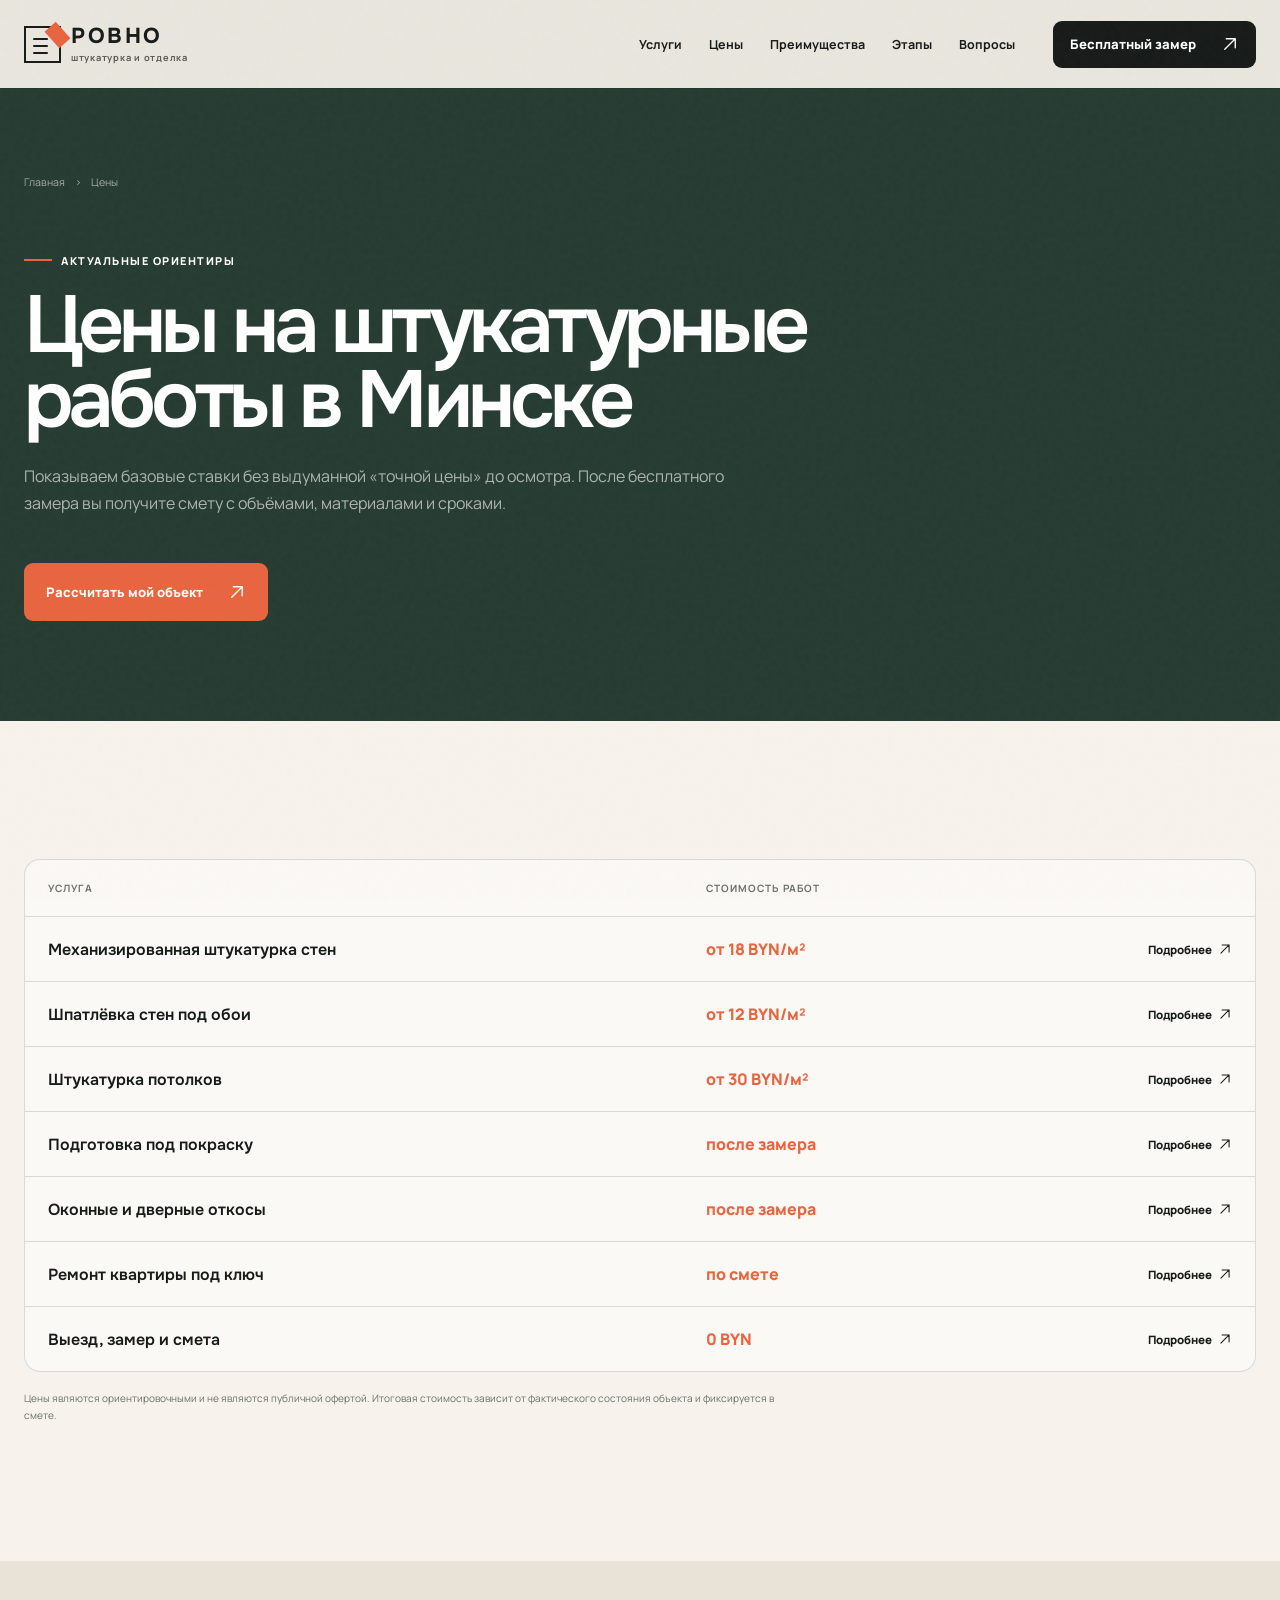
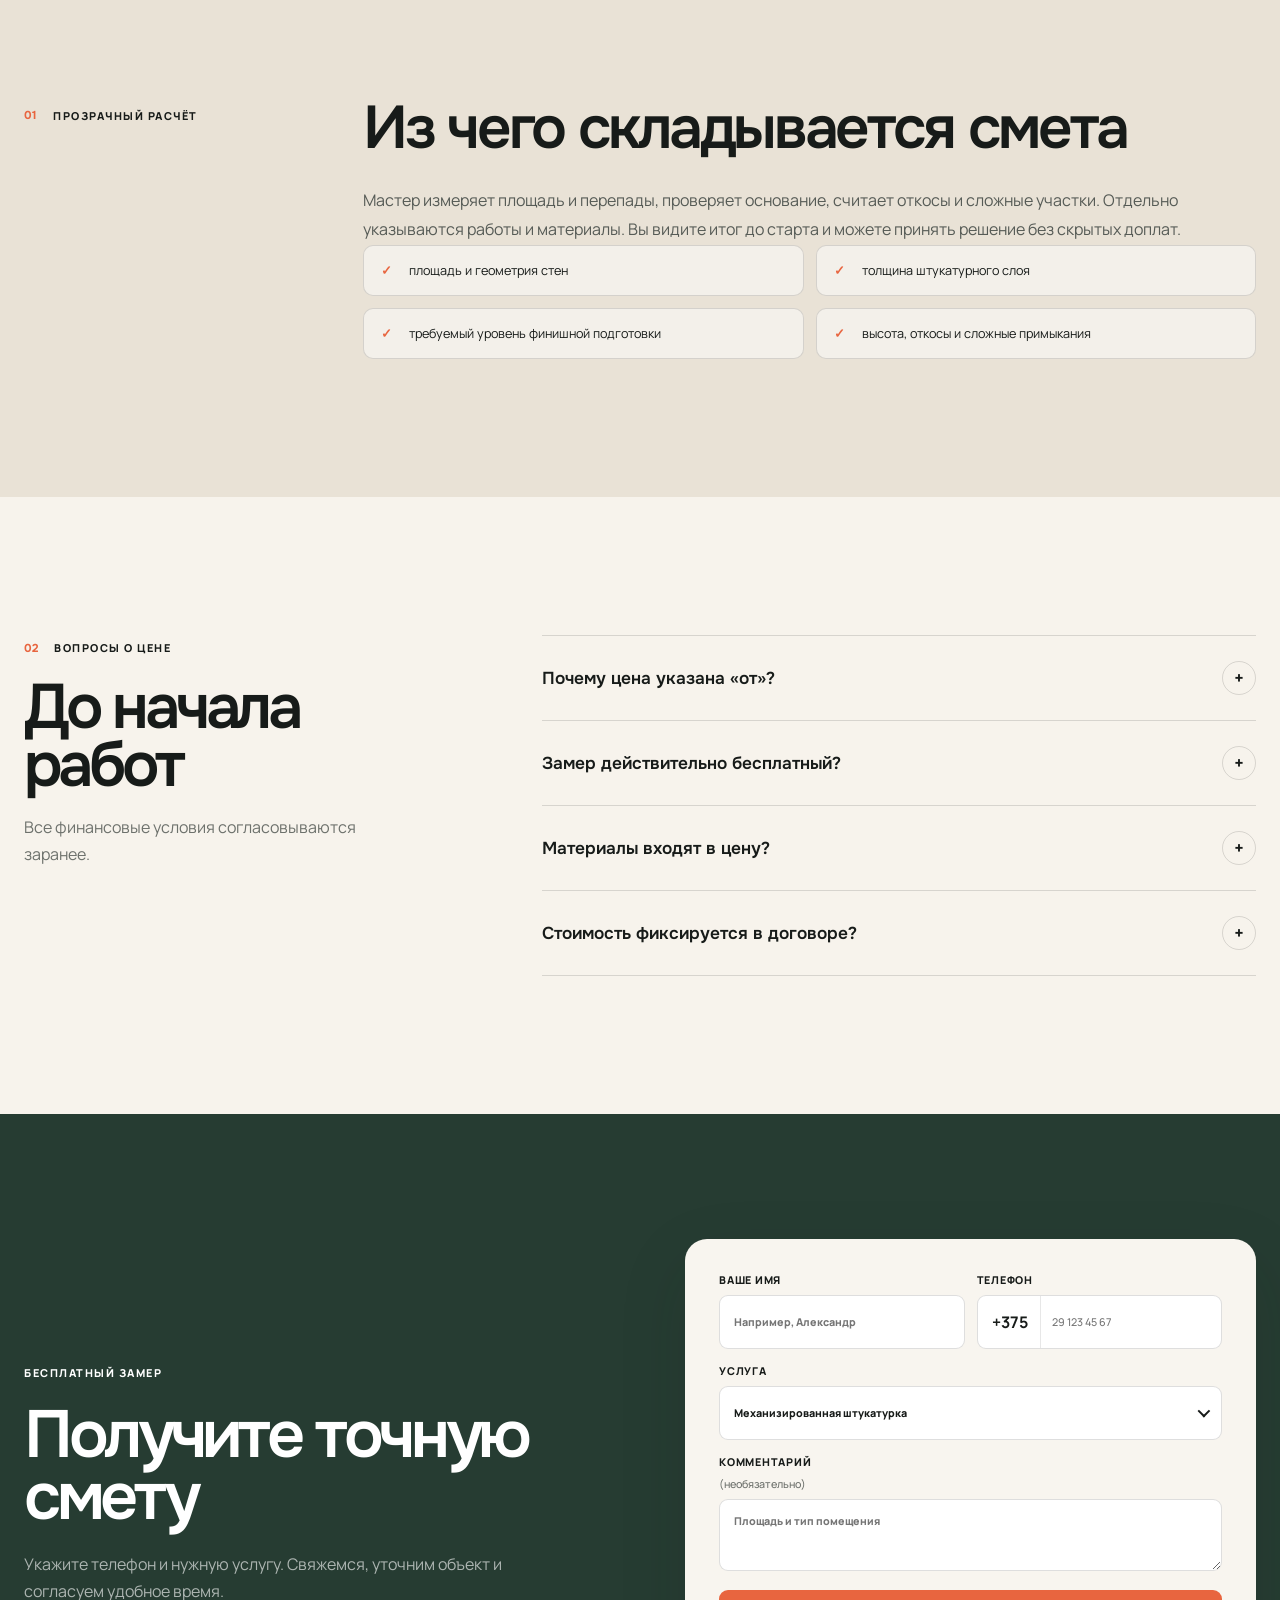
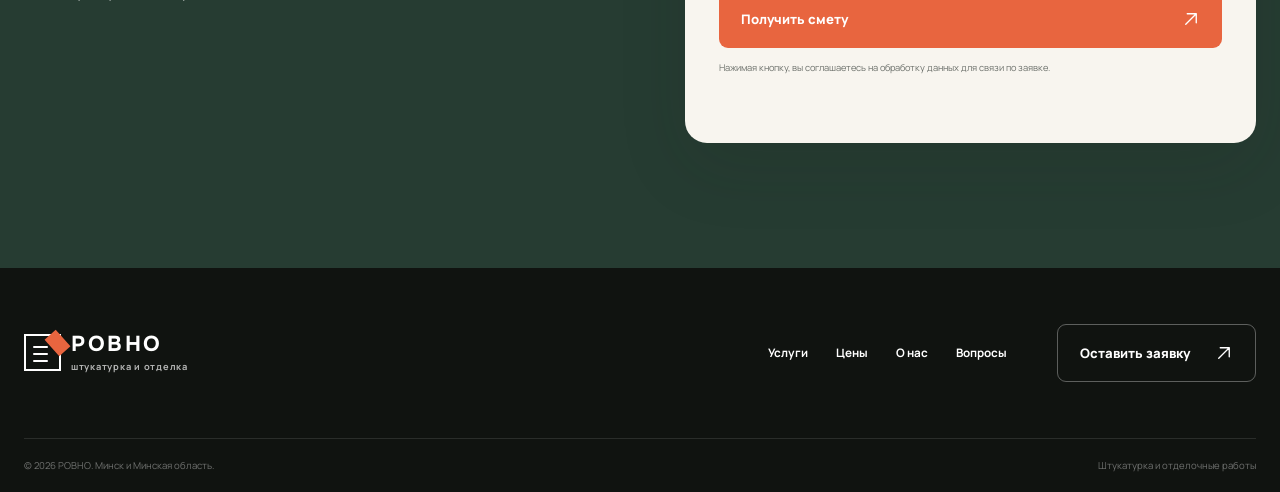
<file: ceny/index.html>
<!doctype html><html lang="ru"><head><meta charset="utf-8"><meta name="viewport" content="width=device-width, initial-scale=1"><title>Цены на штукатурные работы в Минске — прайс 2026 | РОВНО</title><meta name="description" content="Цены на механизированную штукатурку, шпатлёвку стен, потолки и откосы в Минске. Бесплатный замер, прозрачная смета и фиксация стоимости."><meta name="robots" content="index, follow, max-image-preview:large, max-snippet:-1"><link rel="canonical" href="https://rovnosteny.by/ceny/"><link rel="alternate" hreflang="ru-BY" href="https://rovnosteny.by/ceny/"><link rel="icon" href="../favicon.svg" type="image/svg+xml"><meta name="theme-color" content="#f4f0e8"><meta property="og:type" content="website"><meta property="og:title" content="Цены на штукатурные работы в Минске | РОВНО"><meta property="og:description" content="Понятные ориентиры по стоимости и бесплатная точная смета после замера."><meta property="og:url" content="https://rovnosteny.by/ceny/"><link rel="preconnect" href="https://fonts.googleapis.com"><link rel="preconnect" href="https://fonts.gstatic.com" crossorigin><link href="https://fonts.googleapis.com/css2?family=Manrope:wght@400;500;600;700;800&family=Onest:wght@500;600;700&display=swap" rel="stylesheet"><link rel="stylesheet" href="../style.css?v=20261005-2"><script type="application/ld+json">{"@context":"https://schema.org","@graph":[{"@type":"BreadcrumbList","itemListElement":[{"@type":"ListItem","position":1,"name":"Главная","item":"https://rovnosteny.by/"},{"@type":"ListItem","position":2,"name":"Цены","item":"https://rovnosteny.by/ceny/"}]},{"@type":"ItemList","name":"Цены на штукатурные работы","itemListElement":[{"@type":"Offer","position":1,"name":"Механизированная штукатурка стен","price":"18","priceCurrency":"BYN","url":"https://rovnosteny.by/services/mehanizirovannaya-shtukaturka/"},{"@type":"Offer","position":2,"name":"Шпатлёвка стен","price":"12","priceCurrency":"BYN","url":"https://rovnosteny.by/services/shpaklevka-sten/"},{"@type":"Offer","position":3,"name":"Штукатурка потолков","price":"30","priceCurrency":"BYN","url":"https://rovnosteny.by/services/shtukaturka-potolkov/"},{"@type":"Offer","position":4,"name":"Ремонт квартиры под ключ","priceCurrency":"BYN","description":"Стоимость рассчитывается после замера и согласования состава работ","url":"https://rovnosteny.by/services/remont-pod-klyuch/"}]},{"@type":"FAQPage","mainEntity":[{"@type":"Question","name":"Почему цена указана «от»?","acceptedAnswer":{"@type":"Answer","text":"Базовая ставка применяется к подготовленному основанию и стандартному объёму. Перепады, толстый слой, армирование, откосы и высота помещения влияют на итоговую стоимость."}},{"@type":"Question","name":"Замер действительно бесплатный?","acceptedAnswer":{"@type":"Answer","text":"Да, для объектов в зоне работы выезд, замер и составление сметы выполняются бесплатно. Условия дальнего выезда по Минской области уточняются заранее."}},{"@type":"Question","name":"Материалы входят в цену?","acceptedAnswer":{"@type":"Answer","text":"На странице указаны ориентиры по работам. Материалы рассчитываются отдельно по фактической площади и толщине слоя, чтобы смета была прозрачной."}},{"@type":"Question","name":"Стоимость фиксируется в договоре?","acceptedAnswer":{"@type":"Answer","text":"Да. После осмотра согласовываем объём, сроки и цену. Дополнительные работы возможны только с согласия заказчика."}}]}]}</script></head><body class="inner-page"><div class="noise" aria-hidden="true"></div>
    <header class="header header--solid" data-header><div class="container header__inner"><a class="logo" href="../"><span class="logo__mark logo__mark--css" aria-hidden="true"><i></i><b></b></span><span class="logo__text"><strong>РОВНО</strong><small>штукатурка и отделка</small></span></a><nav class="nav"><a href="../#services">Услуги</a><a href="./">Цены</a><a href="../#benefits">Преимущества</a><a href="../#process">Этапы</a><a href="#faq">Вопросы</a></nav><a class="button button--small" href="#contact">Бесплатный замер <span class="icon" aria-hidden="true"></span></a><button class="menu" type="button" aria-label="Открыть меню" aria-expanded="false" data-menu><span></span><span></span></button></div><div class="mobile-nav" data-mobile-nav><a href="../#services">Услуги</a><a href="./">Цены</a><a href="#faq">Вопросы</a><a class="button" href="#contact">Получить расчёт <span class="icon" aria-hidden="true"></span></a></div></header>
    <main><section class="prices-hero"><div class="container"><nav class="breadcrumbs"><a href="../">Главная</a><span>›</span><span>Цены</span></nav><div class="eyebrow"><span></span> Актуальные ориентиры</div><h1>Цены на штукатурные работы в Минске</h1><p>Показываем базовые ставки без выдуманной «точной цены» до осмотра. После бесплатного замера вы получите смету с объёмами, материалами и сроками.</p><a class="button button--accent" href="#contact" data-cta="prices">Рассчитать мой объект <span class="icon" aria-hidden="true"></span></a></div></section>
    <section class="section"><div class="container"><div class="price-table-wrap"><table class="price-table"><thead><tr><th>Услуга</th><th>Стоимость работ</th><th></th></tr></thead><tbody><tr><td><a href='../services/mehanizirovannaya-shtukaturka/'>Механизированная штукатурка стен</a></td><td>от 18 BYN/м²</td><td><a href='../services/mehanizirovannaya-shtukaturka/'>Подробнее <span class='icon' aria-hidden='true'></span></a></td></tr><tr><td><a href='../services/shpaklevka-sten/'>Шпатлёвка стен под обои</a></td><td>от 12 BYN/м²</td><td><a href='../services/shpaklevka-sten/'>Подробнее <span class='icon' aria-hidden='true'></span></a></td></tr><tr><td><a href='../services/shtukaturka-potolkov/'>Штукатурка потолков</a></td><td>от 30 BYN/м²</td><td><a href='../services/shtukaturka-potolkov/'>Подробнее <span class='icon' aria-hidden='true'></span></a></td></tr><tr><td><a href='../services/podgotovka-pod-otdelku/'>Подготовка под покраску</a></td><td>после замера</td><td><a href='../services/podgotovka-pod-otdelku/'>Подробнее <span class='icon' aria-hidden='true'></span></a></td></tr><tr><td><a href='../services/shtukaturka-potolkov/'>Оконные и дверные откосы</a></td><td>после замера</td><td><a href='../services/shtukaturka-potolkov/'>Подробнее <span class='icon' aria-hidden='true'></span></a></td></tr><tr><td><a href='../services/remont-pod-klyuch/'>Ремонт квартиры под ключ</a></td><td>по смете</td><td><a href='../services/remont-pod-klyuch/'>Подробнее <span class='icon' aria-hidden='true'></span></a></td></tr><tr><td><a href='#contact'>Выезд, замер и смета</a></td><td>0 BYN</td><td><a href='#contact'>Подробнее <span class='icon' aria-hidden='true'></span></a></td></tr></tbody></table></div><p class="table-note">Цены являются ориентировочными и не являются публичной офертой. Итоговая стоимость зависит от фактического состояния объекта и фиксируется в смете.</p></div></section>
    <section class="section price-factors"><div class="container content-grid"><div><span class="section-num">01</span><span class="eyebrow">Прозрачный расчёт</span></div><article class="seo-copy"><h2>Из чего складывается смета</h2><p>Мастер измеряет площадь и перепады, проверяет основание, считает откосы и сложные участки. Отдельно указываются работы и материалы. Вы видите итог до старта и можете принять решение без скрытых доплат.</p><ul class="check-list"><li>площадь и геометрия стен</li><li>толщина штукатурного слоя</li><li>требуемый уровень финишной подготовки</li><li>высота, откосы и сложные примыкания</li></ul></article></div></section>
    <section class="section faq" id="faq"><div class="container faq__grid"><div class="faq__title reveal"><span class="section-num">02</span><span class="eyebrow">Вопросы о цене</span><h2>До начала работ</h2><p>Все финансовые условия согласовываются заранее.</p></div><div class="accordion"><details class='reveal'><summary>Почему цена указана «от»?<span>+</span></summary><p>Базовая ставка применяется к подготовленному основанию и стандартному объёму. Перепады, толстый слой, армирование, откосы и высота помещения влияют на итоговую стоимость.</p></details><details class='reveal'><summary>Замер действительно бесплатный?<span>+</span></summary><p>Да, для объектов в зоне работы выезд, замер и составление сметы выполняются бесплатно. Условия дальнего выезда по Минской области уточняются заранее.</p></details><details class='reveal'><summary>Материалы входят в цену?<span>+</span></summary><p>На странице указаны ориентиры по работам. Материалы рассчитываются отдельно по фактической площади и толщине слоя, чтобы смета была прозрачной.</p></details><details class='reveal'><summary>Стоимость фиксируется в договоре?<span>+</span></summary><p>Да. После осмотра согласовываем объём, сроки и цену. Дополнительные работы возможны только с согласия заказчика.</p></details></div></div></section>
    <section class="contact" id="contact"><div class="container contact__grid"><div class="contact__copy reveal"><span class="eyebrow">Бесплатный замер</span><h2>Получите точную смету</h2><p>Укажите телефон и нужную услугу. Свяжемся, уточним объект и согласуем удобное время.</p></div><form class="form reveal" data-lead-form novalidate><div class="form__row"><label>Ваше имя<input name="name" placeholder="Например, Александр" minlength="2" maxlength="60" required></label><label>Телефон<input type="tel" name="phone" placeholder="+375 (__) ___-__-__" maxlength="30" inputmode="tel" required></label></div><label>Услуга<select name="service"><option>Механизированная штукатурка</option><option>Шпатлёвка стен</option><option>Штукатурка потолков</option><option>Комплексная подготовка</option><option>Ремонт квартиры под ключ</option></select></label><label>Комментарий <span>(необязательно)</span><textarea name="message" rows="3" maxlength="500" placeholder="Площадь и тип помещения"></textarea></label><input class="form__trap" name="website" tabindex="-1" autocomplete="off"><button class="button button--accent" type="submit">Получить смету <span class="icon" aria-hidden="true"></span></button><p class="form__legal">Нажимая кнопку, вы соглашаетесь на обработку данных для связи по заявке.</p><div class="form__status" data-form-status aria-live="polite"></div></form></div></section></main>
    <footer class="footer"><div class="container footer__top"><a class="logo logo--light" href="../"><span class="logo__mark logo__mark--css" aria-hidden="true"><i></i><b></b></span><span class="logo__text"><strong>РОВНО</strong><small>штукатурка и отделка</small></span></a><div class="footer__links"><a href="../#services">Услуги</a><a href="./">Цены</a><a href="../#benefits">О нас</a><a href="#faq">Вопросы</a></div><a class="button button--outline" href="#contact">Оставить заявку <span class="icon" aria-hidden="true"></span></a></div><div class="container footer__bottom"><span>© 2026 РОВНО. Минск и Минская область.</span><span>Штукатурка и отделочные работы</span></div></footer><a class="mobile-cta" href="#contact" aria-label="Рассчитать стоимость работ">Рассчитать стоимость <span class="icon" aria-hidden="true"></span></a><script src="../analytics.js?v=20261006-1" defer></script><script src="../script.js?v=20261006-1" defer></script></body></html>
</file>
<file: style.css>
:root {
  --paper: #f4f0e8;
  --paper-2: #e9e2d6;
  --ink: #171b19;
  --muted: #6d716c;
  --accent: #e8653f;
  --accent-dark: #c84b2a;
  --green: #263c32;
  --line: rgba(23,27,25,.14);
  --container: 1240px;
  --radius: 22px;
  --shadow: 0 24px 70px rgba(26,31,28,.12);
}

* { box-sizing: border-box; }
html { scroll-behavior: smooth; scroll-padding-top: 90px; }
body { margin: 0; color: var(--ink); background: var(--paper); font-family: Manrope, sans-serif; overflow-x: hidden; }
body.menu-open { overflow: hidden; }
a { color: inherit; text-decoration: none; }
button, input, select, textarea { font: inherit; }
button { color: inherit; }
img { display: block; width: 100%; }
.container { width: min(calc(100% - 48px), var(--container)); margin-inline: auto; }
.noise { position: fixed; inset: 0; pointer-events: none; opacity: .05; z-index: 20; background-image: url("data:image/svg+xml,%3Csvg viewBox='0 0 180 180' xmlns='http://www.w3.org/2000/svg'%3E%3Cfilter id='n'%3E%3CfeTurbulence type='fractalNoise' baseFrequency='.9' numOctaves='4' stitchTiles='stitch'/%3E%3C/filter%3E%3Crect width='100%25' height='100%25' filter='url(%23n)' opacity='.5'/%3E%3C/svg%3E"); }

.header { position: fixed; inset: 0 0 auto; z-index: 15; color: #fff; transition: background .3s, color .3s, transform .3s, box-shadow .3s; }
.header.is-scrolled { color: var(--ink); background: rgba(244,240,232,.92); backdrop-filter: blur(16px); box-shadow: 0 1px 0 var(--line); }
.header.is-hidden { transform: translateY(-100%); }
.header__inner { height: 88px; display: flex; align-items: center; gap: 38px; }
.logo { display: inline-flex; align-items: center; gap: 10px; flex: 0 0 auto; }
.logo__mark { width: 42px; height: 42px; }
.logo__mark--css { position: relative; display: block; flex: 0 0 auto; width: 37px; height: 37px; border: 2px solid currentColor; }
.logo__mark--css i, .logo__mark--css i::before, .logo__mark--css i::after { position: absolute; left: 7px; width: 15px; height: 2px; border-radius: 2px; background: currentColor; content: ""; }
.logo__mark--css i { top: 10px; }
.logo__mark--css i::before { left: 0; top: 7px; }
.logo__mark--css i::after { left: 0; top: 14px; }
.logo__mark--css b { position: absolute; top: -4px; right: -6px; width: 15px; height: 22px; background: var(--accent); transform: rotate(-42deg); }
.logo__text { display: grid; line-height: 1; }
.logo__text strong { font: 700 1.35rem/1 Onest, sans-serif; letter-spacing: .12em; }
.logo__text small { margin-top: 6px; font-size: .58rem; font-weight: 700; letter-spacing: .08em; opacity: .68; }
.nav { display: flex; align-items: center; gap: 27px; margin-left: auto; }
.nav a { position: relative; font-size: .78rem; font-weight: 700; }
.nav a::after { content: ""; position: absolute; left: 0; right: 100%; bottom: -7px; height: 1px; background: currentColor; transition: right .25s; }
.nav a:hover::after { right: 0; }
.button { display: inline-flex; min-height: 58px; align-items: center; justify-content: space-between; gap: 25px; padding: 0 22px; border: 0; border-radius: 9px; color: #fff; background: var(--ink); font-weight: 800; font-size: .82rem; cursor: pointer; transition: transform .25s, background .25s, box-shadow .25s; }
.button:hover { transform: translateY(-2px); box-shadow: 0 12px 30px rgba(20,24,22,.17); }
.button span { font-size: 1.1rem; }
.icon { display: inline-block; width: 18px; height: 18px; flex: 0 0 18px; background: currentColor; vertical-align: middle; -webkit-mask: url("data:image/svg+xml,%3Csvg xmlns='http://www.w3.org/2000/svg' viewBox='0 0 24 24'%3E%3Cpath d='M5 19 19 5M7 5h12v12' fill='none' stroke='black' stroke-width='1.8' stroke-linecap='round' stroke-linejoin='round'/%3E%3C/svg%3E") center / contain no-repeat; mask: url("data:image/svg+xml,%3Csvg xmlns='http://www.w3.org/2000/svg' viewBox='0 0 24 24'%3E%3Cpath d='M5 19 19 5M7 5h12v12' fill='none' stroke='black' stroke-width='1.8' stroke-linecap='round' stroke-linejoin='round'/%3E%3C/svg%3E") center / contain no-repeat; }
.icon--down { transform: rotate(135deg); }
.icon--right { transform: rotate(45deg); }
.button--small { min-height: 47px; padding-inline: 17px; color: var(--ink); background: #fff; }
.header.is-scrolled .button--small { color: #fff; background: var(--ink); }
.button--accent { background: var(--accent); }
.button--accent:hover { background: var(--accent-dark); }
.button--outline { border: 1px solid rgba(255,255,255,.32); background: transparent; }
.menu { display: none; width: 46px; height: 46px; padding: 0; margin-left: auto; border: 1px solid currentColor; border-radius: 50%; background: transparent; place-content: center; gap: 6px; }
.menu span { display: block; width: 17px; height: 1px; background: currentColor; transition: transform .25s; }
.menu[aria-expanded="true"] span:first-child { transform: translateY(3.5px) rotate(45deg); }
.menu[aria-expanded="true"] span:last-child { transform: translateY(-3.5px) rotate(-45deg); }
.mobile-nav { display: none; }

.hero { position: relative; min-height: 820px; height: 100svh; max-height: 1040px; color: #fff; isolation: isolate; }
.hero__media, .hero__shade { position: absolute; inset: 0; }
.hero__media { z-index: -2; overflow: hidden; background: #333; }
.hero__media img { width: 100%; height: 112%; object-fit: cover; object-position: center; filter: saturate(.66) contrast(1.04); transform: scale(1.02); }
.hero__shade { z-index: -1; background: linear-gradient(90deg, rgba(15,20,17,.92) 0%, rgba(15,20,17,.7) 45%, rgba(15,20,17,.15) 78%), linear-gradient(180deg, rgba(15,20,17,.34), transparent 35%, rgba(15,20,17,.72)); }
.hero__content { position: relative; height: 100%; display: flex; align-items: center; padding-top: 88px; }
.hero__service-label { position: absolute; top: 160px; left: 0; display: flex; align-items: center; gap: 14px; color: rgba(255,255,255,.88); font-size: .82rem; font-weight: 800; letter-spacing: .13em; text-transform: uppercase; }
.hero__service-label-line { display: block; width: 38px; height: 2px; flex: 0 0 auto; background: var(--accent); }
.hero__copy { width: 780px; max-width: 70%; }
.eyebrow { display: inline-flex; align-items: center; gap: 9px; font-size: .68rem; font-weight: 800; letter-spacing: .14em; text-transform: uppercase; }
.eyebrow > span { width: 28px; height: 2px; background: var(--accent); }
.hero h1, .section-head h2, .estimate h2, .faq h2, .contact h2 { margin: 22px 0 26px; font: 600 clamp(3.75rem, 6.5vw, 7rem)/.92 Onest, sans-serif; letter-spacing: -.065em; }
.hero h1 em { color: #f0b79f; font-style: normal; }
.hero__copy > p { max-width: 640px; margin: 0; color: rgba(255,255,255,.73); font-size: 1.04rem; line-height: 1.7; }
.hero__actions { display: flex; align-items: center; gap: 32px; margin-top: 38px; }
.link { display: inline-flex; gap: 12px; align-items: center; padding-block: 10px; border-bottom: 1px solid rgba(255,255,255,.45); font-size: .8rem; font-weight: 800; }
.hero__stats { position: absolute; left: 0; right: 0; bottom: 34px; display: grid; grid-template-columns: repeat(3, 1fr); width: 640px; max-width: 65%; border-top: 1px solid rgba(255,255,255,.28); }
.hero__stats > div { display: flex; gap: 14px; padding: 20px 23px 0 0; align-items: flex-start; }
.hero__stats strong { font: 600 1.75rem/1 Onest, sans-serif; white-space: nowrap; }
.hero__stats span { color: rgba(255,255,255,.59); font-size: .67rem; line-height: 1.45; }
.hero__badge { position: absolute; right: 2%; bottom: 70px; width: 138px; aspect-ratio: 1; color: #fff; }
.hero__badge svg { width: 100%; animation: spin 18s linear infinite; }
.hero__badge text { fill: currentColor; font: 700 10px Manrope, sans-serif; letter-spacing: 2.2px; }
.hero__badge path:last-child { transform-origin: center; animation: spinReverse 18s linear infinite; }
@keyframes spin { to { transform: rotate(360deg); } }
@keyframes spinReverse { to { transform: rotate(-360deg); } }

.trustbar { background: var(--accent); color: #fff; }
.trustbar__inner { min-height: 74px; display: flex; justify-content: space-between; align-items: center; gap: 20px; }
.trustbar span { font-size: .7rem; font-weight: 800; letter-spacing: .07em; text-transform: uppercase; }
.trustbar i { width: 5px; height: 5px; border-radius: 50%; background: rgba(255,255,255,.55); }

.section { padding: 138px 0; }
.section-head { display: grid; grid-template-columns: .7fr 1.45fr .75fr; gap: 45px; align-items: start; margin-bottom: 72px; }
.section-head > div:first-child { display: flex; align-items: center; gap: 17px; padding-top: 7px; }
.section-num { color: var(--accent); font: 700 .72rem Onest, sans-serif; }
.section-head h2 { margin: 0; font-size: clamp(2.9rem, 5.2vw, 5.2rem); }
.section-head > p { margin: 5px 0 0; color: var(--muted); font-size: .9rem; line-height: 1.7; }
.benefits-grid { display: grid; grid-template-columns: repeat(4, 1fr); border-top: 1px solid var(--line); border-left: 1px solid var(--line); }
.benefit { min-height: 315px; display: flex; flex-direction: column; padding: 24px; border-right: 1px solid var(--line); border-bottom: 1px solid var(--line); }
.benefit > span { color: var(--muted); font-size: .62rem; }
.benefit__icon { display: grid; width: 54px; height: 54px; margin: 36px 0 42px; place-items: center; border-radius: 50%; color: var(--accent); background: rgba(232,101,63,.1); font-size: 1.5rem; }
.benefit h3 { margin: auto 0 12px; font: 600 1.27rem Onest, sans-serif; }
.benefit p { margin: 0; color: var(--muted); font-size: .76rem; line-height: 1.65; }

.services { color: #fff; background: var(--green); }
.section-head--light .section-num { color: #f2a88f; }
.section-head--light p { color: rgba(255,255,255,.62); }
.service { display: grid; grid-template-columns: 50px 1fr 180px 58px; gap: 25px; align-items: center; min-height: 145px; border-top: 1px solid rgba(255,255,255,.17); transition: padding .25s, background .25s; }
.service:last-child { border-bottom: 1px solid rgba(255,255,255,.17); }
.service:hover { padding-inline: 18px; background: rgba(255,255,255,.055); }
.service__num { color: rgba(255,255,255,.45); font-size: .65rem; }
.service h3 { margin: 0 0 8px; font: 600 clamp(1.4rem, 2.3vw, 2rem) Onest, sans-serif; letter-spacing: -.035em; }
.service p { max-width: 680px; margin: 0; color: rgba(255,255,255,.55); font-size: .76rem; line-height: 1.55; }
.service strong { color: #f1b09a; font-size: .74rem; text-transform: uppercase; }
.service > a { display: grid; width: 48px; height: 48px; place-items: center; justify-self: end; border: 1px solid rgba(255,255,255,.3); border-radius: 50%; transition: color .25s, background .25s, transform .25s; }
.service > a::before { content: ""; width: 19px; height: 19px; background: currentColor; -webkit-mask: url("data:image/svg+xml,%3Csvg xmlns='http://www.w3.org/2000/svg' viewBox='0 0 24 24'%3E%3Cpath d='M5 19 19 5M7 5h12v12' fill='none' stroke='black' stroke-width='1.8' stroke-linecap='round' stroke-linejoin='round'/%3E%3C/svg%3E") center / contain no-repeat; mask: url("data:image/svg+xml,%3Csvg xmlns='http://www.w3.org/2000/svg' viewBox='0 0 24 24'%3E%3Cpath d='M5 19 19 5M7 5h12v12' fill='none' stroke='black' stroke-width='1.8' stroke-linecap='round' stroke-linejoin='round'/%3E%3C/svg%3E") center / contain no-repeat; }
.service > a:hover { color: var(--ink); background: #fff; transform: rotate(45deg); }

.gallery { display: grid; grid-template-columns: 1.55fr 1fr; grid-template-rows: repeat(2, 330px); gap: 14px; }
.gallery figure { position: relative; margin: 0; overflow: hidden; border-radius: var(--radius); background: #ccc; }
.gallery__large { grid-row: span 2; }
.gallery img { width: 100%; height: 100%; object-fit: cover; transition: transform .7s cubic-bezier(.2,.7,.2,1); }
.gallery figure:hover img { transform: scale(1.035); }
.gallery figcaption { position: absolute; inset: auto 16px 16px; display: grid; gap: 4px; padding: 13px 16px; border: 1px solid rgba(255,255,255,.22); border-radius: 11px; color: #fff; background: rgba(15,20,17,.6); backdrop-filter: blur(12px); }
.gallery figcaption span { font-size: .58rem; letter-spacing: .1em; text-transform: uppercase; opacity: .7; }
.gallery figcaption strong { font-size: .83rem; }
.gallery-note { max-width: 760px; margin: 18px 0 0; color: var(--muted); font-size: .65rem; line-height: 1.55; }

.process { background: var(--paper-2); }
.steps { display: grid; grid-template-columns: repeat(5, 1fr); counter-reset: step; }
.step { position: relative; min-height: 280px; padding: 32px 25px; border-top: 1px solid rgba(23,27,25,.2); border-right: 1px solid rgba(23,27,25,.15); }
.step:first-child { border-left: 1px solid rgba(23,27,25,.15); }
.step > span { display: grid; width: 45px; height: 45px; place-items: center; border-radius: 50%; color: #fff; background: var(--green); font-size: .66rem; }
.step::before { content: ""; position: absolute; top: 54px; left: 70px; right: 0; height: 1px; background: rgba(23,27,25,.22); }
.step:last-child::before { display: none; }
.step h3 { margin: 76px 0 12px; font: 600 1.2rem Onest, sans-serif; }
.step p { margin: 0; color: var(--muted); font-size: .74rem; line-height: 1.65; }

.estimate { padding: 0; color: #fff; background: var(--ink); }
.estimate__grid { display: grid; grid-template-columns: 1.35fr .85fr; min-height: 560px; }
.estimate__copy { padding: 90px 80px 80px 0; border-right: 1px solid rgba(255,255,255,.14); }
.estimate h2 { margin: 19px 0 20px; font-size: clamp(2.8rem, 4.9vw, 5rem); }
.estimate__copy > p { max-width: 650px; color: rgba(255,255,255,.58); line-height: 1.65; }
.estimate__field { margin-top: 54px; }
.estimate__field label { display: block; margin-bottom: 17px; font-size: .68rem; font-weight: 800; text-transform: uppercase; letter-spacing: .1em; }
.estimate__field > div { display: flex; align-items: center; gap: 25px; }
.estimate input[type="range"] { width: 100%; accent-color: var(--accent); }
.estimate output { min-width: 86px; font-weight: 800; }
.estimate__result { display: flex; flex-direction: column; justify-content: center; padding: 80px 0 80px 70px; }
.estimate__result > span { color: rgba(255,255,255,.58); font-size: .71rem; text-transform: uppercase; letter-spacing: .08em; }
.estimate__result strong { margin: 15px 0 10px; color: #f1b09a; font: 600 clamp(2.5rem, 4.5vw, 4.5rem)/1 Onest, sans-serif; letter-spacing: -.055em; }
.estimate__result small { margin-bottom: 35px; color: rgba(255,255,255,.47); line-height: 1.5; }
.estimate__result .button { width: fit-content; }

.faq__grid { display: grid; grid-template-columns: .75fr 1.25fr; gap: 90px; }
.faq__title h2 { margin: 22px 0 20px; font-size: clamp(3rem, 4.9vw, 5.3rem); }
.faq__title > p { max-width: 390px; color: var(--muted); line-height: 1.7; }
.faq__title .section-num { margin-right: 16px; }
.accordion details { border-top: 1px solid var(--line); }
.accordion details:last-child { border-bottom: 1px solid var(--line); }
.accordion summary { display: flex; align-items: center; justify-content: space-between; gap: 20px; padding: 25px 0; font: 600 1.08rem Onest, sans-serif; cursor: pointer; list-style: none; }
.accordion summary::-webkit-details-marker { display: none; }
.accordion summary span { display: grid; width: 34px; height: 34px; flex: 0 0 auto; place-items: center; border: 1px solid var(--line); border-radius: 50%; transition: transform .25s, background .25s; }
.accordion details[open] summary span { color: #fff; background: var(--accent); transform: rotate(45deg); }
.accordion details p { margin: -4px 50px 26px 0; color: var(--muted); font-size: .82rem; line-height: 1.7; }

.contact { padding: 125px 0; color: #fff; background: var(--green); }
.contact__grid { display: grid; grid-template-columns: 1fr 1fr; gap: 90px; align-items: center; }
.contact h2 { margin: 22px 0 24px; font-size: clamp(3rem, 5.2vw, 5.6rem); }
.contact__copy > p { max-width: 560px; color: rgba(255,255,255,.62); line-height: 1.7; }
.contact ul { display: flex; flex-wrap: wrap; gap: 15px 28px; margin: 35px 0 0; padding: 0; list-style: none; }
.contact li { font-size: .69rem; font-weight: 700; }
.contact li::before { content: "✓"; margin-right: 7px; color: #f1b09a; }
.form { padding: 34px; border-radius: var(--radius); color: var(--ink); background: #f8f5ef; box-shadow: var(--shadow); }
.form__row { display: grid; grid-template-columns: 1fr 1fr; gap: 12px; }
.form label { display: grid; gap: 8px; margin-bottom: 15px; font-size: .67rem; font-weight: 800; text-transform: uppercase; letter-spacing: .07em; }
.form label > span { color: var(--muted); font-weight: 500; text-transform: none; letter-spacing: 0; }
.form input, .form select, .form textarea { width: 100%; border: 1px solid rgba(23,27,25,.14); border-radius: 9px; outline: none; color: var(--ink); background: #fff; transition: border .2s, box-shadow .2s; }
.form input, .form select { height: 54px; padding: 0 14px; }
.form textarea { padding: 14px; resize: vertical; }
.form input:focus, .form select:focus, .form textarea:focus { border-color: var(--accent); box-shadow: 0 0 0 3px rgba(232,101,63,.12); }
.form label > .phone-control { display: flex; align-items: center; gap: 0; height: 54px; margin: 0; overflow: hidden; border: 1px solid rgba(23,27,25,.14); border-radius: 9px; color: var(--ink); background: #fff; transition: border .2s, box-shadow .2s; }
.form label > .phone-control:focus-within { border-color: var(--accent); box-shadow: 0 0 0 3px rgba(232,101,63,.12); }
.phone-control__prefix { display: flex; align-items: center; align-self: stretch; padding: 0 12px 0 14px; border-right: 1px solid rgba(23,27,25,.1); color: var(--ink); font-size: 1rem; font-weight: 700; letter-spacing: 0; }
.form .phone-control input { min-width: 0; height: 52px; padding: 0 14px 0 11px; border: 0; border-radius: 0; background: transparent; box-shadow: none; }
.form .phone-control input:focus { border: 0; box-shadow: none; }
.custom-select { position: relative; width: 100%; }
.form .custom-select__native { position: absolute; width: 1px; height: 1px; padding: 0; overflow: hidden; opacity: 0; pointer-events: none; }
.custom-select__trigger { display: flex; align-items: center; justify-content: space-between; gap: 16px; width: 100%; height: 54px; padding: 0 14px; border: 1px solid rgba(23,27,25,.14); border-radius: 9px; color: var(--ink); text-align: left; background: #fff; cursor: pointer; transition: border .2s, box-shadow .2s; }
.custom-select__trigger:focus-visible, .custom-select.is-open .custom-select__trigger { outline: none; border-color: var(--accent); box-shadow: 0 0 0 3px rgba(232,101,63,.12); }
.custom-select__chevron { width: 9px; height: 9px; flex: 0 0 auto; border-right: 2px solid currentColor; border-bottom: 2px solid currentColor; transform: rotate(45deg) translateY(-2px); transition: transform .2s; }
.custom-select.is-open .custom-select__chevron { transform: rotate(225deg) translate(-2px, -2px); }
.custom-select__menu { position: absolute; z-index: 20; top: calc(100% + 7px); left: 0; display: grid; width: 100%; max-height: 260px; padding: 6px; overflow-y: auto; visibility: hidden; border: 1px solid rgba(23,27,25,.12); border-radius: 11px; background: #fff; box-shadow: 0 18px 45px rgba(17,31,25,.18); opacity: 0; transform: translateY(-6px); transition: opacity .18s, transform .18s, visibility .18s; }
.custom-select.is-open .custom-select__menu { visibility: visible; opacity: 1; transform: translateY(0); }
.custom-select__option { width: 100%; padding: 12px 13px; border: 0; border-radius: 7px; color: var(--ink); text-align: left; background: transparent; cursor: pointer; }
.custom-select__option:hover, .custom-select__option:focus-visible { outline: none; background: #f3eee6; }
.custom-select__option[aria-selected="true"] { color: #fff; background: var(--green); }
.form .button { width: 100%; margin-top: 4px; }
.form__legal { margin: 13px 0 0; color: var(--muted); font-size: .58rem; line-height: 1.5; }
.form__status { min-height: 22px; margin-top: 12px; font-size: .72rem; font-weight: 700; }
.form__status.is-success { color: #327352; }
.form__status.is-error { color: #b4432e; }
.form__trap { position: absolute !important; left: -9999px !important; opacity: 0 !important; }

.footer { color: #fff; background: #101310; }
.footer__top { min-height: 170px; display: flex; align-items: center; gap: 50px; }
.logo--light { color: #fff; }
.footer__links { display: flex; gap: 28px; margin-left: auto; font-size: .73rem; font-weight: 700; }
.footer__bottom { display: flex; justify-content: space-between; gap: 25px; padding: 20px 0; border-top: 1px solid rgba(255,255,255,.11); color: rgba(255,255,255,.4); font-size: .6rem; }
.mobile-cta { display: none; transition: opacity .25s, transform .25s; }

/* Service and price landing pages */
.inner-page { background: #f7f3ec; }
.header--solid { color: var(--ink); background: rgba(244,240,232,.95); backdrop-filter: blur(16px); box-shadow: 0 1px 0 var(--line); }
.header--solid .button--small { color: #fff; background: var(--ink); }
.service-hero { position: relative; min-height: 760px; padding-top: 88px; display: grid; align-items: stretch; color: #fff; isolation: isolate; }
.service-hero__media, .service-hero__shade { position: absolute; inset: 88px 0 0; }
.service-hero__media { z-index: -2; overflow: hidden; background: #252a27; }
.service-hero__media img { width: 100%; height: 100%; object-fit: cover; filter: saturate(.65) contrast(1.03); }
.service-hero__shade { z-index: -1; background: linear-gradient(90deg, rgba(13,18,15,.94) 0%, rgba(13,18,15,.73) 52%, rgba(13,18,15,.25) 100%), linear-gradient(180deg, transparent 55%, rgba(13,18,15,.55)); }
.service-hero__content { padding-top: 38px; padding-bottom: 68px; display: flex; flex-direction: column; justify-content: space-between; }
.breadcrumbs { display: flex; align-items: center; flex-wrap: wrap; gap: 10px; color: rgba(255,255,255,.58); font-size: .66rem; }
.breadcrumbs a:hover { color: #fff; }
.service-hero__grid { display: grid; grid-template-columns: 1.4fr .6fr; gap: 80px; align-items: end; }
.service-hero h1, .prices-hero h1 { max-width: 930px; margin: 20px 0 24px; font: 600 clamp(3.5rem, 6.3vw, 6.7rem)/.94 Onest, sans-serif; letter-spacing: -.06em; }
.service-hero__grid > div > p { max-width: 720px; margin: 0; color: rgba(255,255,255,.7); font-size: 1rem; line-height: 1.7; }
.service-price { padding: 28px; border: 1px solid rgba(255,255,255,.22); border-radius: 17px; background: rgba(19,24,21,.56); backdrop-filter: blur(15px); }
.service-price small { display: block; color: rgba(255,255,255,.55); font-size: .61rem; letter-spacing: .12em; }
.service-price strong { display: block; margin: 12px 0 9px; color: #f0ad96; font: 600 clamp(2.1rem, 3vw, 3.2rem)/1 Onest, sans-serif; letter-spacing: -.05em; }
.service-price span { color: rgba(255,255,255,.57); font-size: .7rem; line-height: 1.5; }
.content-section { background: #f7f3ec; }
.content-grid { display: grid; grid-template-columns: .47fr 1.53fr; gap: 65px; }
.content-grid > div:first-child { display: flex; align-items: flex-start; gap: 17px; padding-top: 9px; }
.seo-copy { max-width: 900px; }
.seo-copy h2 { margin: 0 0 28px; font: 600 clamp(2.6rem, 4.7vw, 4.9rem)/.98 Onest, sans-serif; letter-spacing: -.055em; }
.seo-copy h3 { margin: 45px 0 18px; font: 600 1.2rem Onest, sans-serif; }
.seo-copy > p { margin: 0; color: #565b56; font-size: 1rem; line-height: 1.85; }
.check-list { display: grid; grid-template-columns: 1fr 1fr; gap: 12px; margin: 0; padding: 0; list-style: none; }
.check-list li { position: relative; padding: 16px 18px 16px 45px; border: 1px solid var(--line); border-radius: 10px; background: rgba(255,255,255,.48); font-size: .79rem; }
.check-list li::before { content: "✓"; position: absolute; left: 17px; color: var(--accent); font-weight: 800; }
.included { color: #fff; background: var(--green); }
.included .section-num { color: #f1b09a; }
.included .section-head > p { color: rgba(255,255,255,.56); }
.included-list { display: grid; grid-template-columns: 1fr 1fr; margin: 0; padding: 0; list-style: none; border-top: 1px solid rgba(255,255,255,.16); }
.included-list li { display: flex; gap: 25px; align-items: center; min-height: 92px; padding: 19px 25px; border-right: 1px solid rgba(255,255,255,.16); border-bottom: 1px solid rgba(255,255,255,.16); font: 600 .95rem Onest, sans-serif; }
.included-list li:nth-child(even) { border-right: 0; }
.included-list span { color: #f1b09a; font-size: .64rem; }
.price-factors { background: var(--paper-2); }
.price-callout { display: grid; grid-template-columns: auto 1fr auto; gap: 20px; align-items: center; margin-top: 45px; padding: 25px 0; border-top: 1px solid var(--line); border-bottom: 1px solid var(--line); }
.price-callout strong { color: var(--accent); font: 600 2.4rem Onest, sans-serif; letter-spacing: -.05em; }
.price-callout span, .price-callout a { font-size: .7rem; }
.price-callout span { color: var(--muted); }
.price-callout a { font-weight: 800; }
.price-callout a .icon, .price-table a .icon { width: 14px; height: 14px; margin-left: 4px; vertical-align: -.15em; }
.prices-hero { padding: 175px 0 100px; color: #fff; background: var(--green); }
.prices-hero .breadcrumbs { margin-bottom: 55px; }
.prices-hero h1 { max-width: 970px; }
.prices-hero > .container > p { max-width: 700px; color: rgba(255,255,255,.62); font-size: 1rem; line-height: 1.7; }
.prices-hero .button { margin-top: 30px; }
.price-table-wrap { overflow-x: auto; border: 1px solid var(--line); border-radius: 16px; background: rgba(255,255,255,.48); }
.price-table { width: 100%; min-width: 700px; border-collapse: collapse; }
.price-table th, .price-table td { padding: 21px 23px; text-align: left; border-bottom: 1px solid var(--line); }
.price-table tr:last-child td { border-bottom: 0; }
.price-table th { color: var(--muted); font-size: .63rem; letter-spacing: .1em; text-transform: uppercase; }
.price-table td:first-child { font: 600 1rem Onest, sans-serif; }
.price-table td:nth-child(2) { color: var(--accent); font-weight: 800; }
.price-table td:last-child { text-align: right; font-size: .72rem; font-weight: 800; }
.table-note { max-width: 760px; margin: 18px 0 0; color: var(--muted); font-size: .63rem; line-height: 1.6; }
.error-page { min-height: 100svh; display: grid; place-items: center; padding: 40px 24px; text-align: center; }
.error-page > div { display: grid; justify-items: center; max-width: 700px; }
.error-page .logo { margin-bottom: 45px; }
.error-code { color: var(--accent); font: 700 clamp(5rem, 15vw, 10rem)/.8 Onest, sans-serif; letter-spacing: -.08em; }
.error-page h1 { margin: 28px 0 15px; font: 600 clamp(2.3rem, 6vw, 4rem) Onest, sans-serif; letter-spacing: -.05em; }
.error-page p { color: var(--muted); }

.reveal { opacity: 0; transform: translateY(26px); transition: opacity .7s ease, transform .7s cubic-bezier(.2,.7,.2,1); }
.reveal.is-visible { opacity: 1; transform: none; }

@media (max-width: 1100px) {
  .nav { display: none; }
  .header__inner > .button { display: none; }
  .menu { display: grid; }
  .mobile-nav { position: fixed; inset: 88px 0 auto; display: grid; padding: 22px 24px 28px; color: var(--ink); background: rgba(244,240,232,.98); box-shadow: 0 20px 35px rgba(22,27,24,.12); transform: translateY(-130%); transition: transform .35s; }
  .mobile-nav.is-open { transform: none; }
  .mobile-nav > a:not(.button) { padding: 14px 0; border-bottom: 1px solid var(--line); font: 600 1.15rem Onest, sans-serif; }
  .mobile-nav .button { margin-top: 18px; }
  .hero__copy { max-width: 82%; }
  .section-head { grid-template-columns: .58fr 1.42fr; }
  .section-head > p { grid-column: 2; max-width: 650px; }
  .benefits-grid { grid-template-columns: repeat(2, 1fr); }
  .service { grid-template-columns: 42px 1fr 140px 50px; }
  .steps { grid-template-columns: repeat(3, 1fr); }
  .step:nth-child(3)::before { display: none; }
  .step:nth-child(n+4) { border-top: 0; }
  .estimate__copy { padding-right: 50px; }
  .estimate__result { padding-left: 50px; }
  .service-hero__grid { grid-template-columns: 1fr .48fr; gap: 45px; }
  .content-grid { grid-template-columns: .35fr 1.65fr; }
}

@media (max-width: 760px) {
  html { scroll-padding-top: 82px; }
  body { padding-bottom: 76px; }
  body.menu-open { overflow: hidden; }
  .container { width: min(calc(100% - 28px), var(--container)); }
  .header.is-hidden { transform: none; }
  .header__inner { height: 74px; }
  .mobile-nav { inset: 74px 0 auto; max-height: calc(100svh - 74px); overflow-y: auto; padding: 13px 20px 24px; box-shadow: 0 24px 45px rgba(22,27,24,.2); }
  .mobile-nav > a:not(.button) { padding: 17px 0; font-size: 1.05rem; }
  .mobile-nav .button { min-height: 56px; }
  .logo { gap: 8px; }
  .logo__mark, .logo__mark--css { width: 34px; height: 34px; }
  .logo__text strong { font-size: 1.1rem; }
  .logo__text small { margin-top: 4px; font-size: .52rem; }
  .menu { width: 42px; height: 42px; }
  .hero { height: auto; min-height: 0; }
  .hero__content { min-height: 0; display: block; padding-top: 122px; padding-bottom: 34px; }
  .hero__service-label { position: static; gap: 10px; margin-bottom: 35px; font-size: .69rem; line-height: 1.35; letter-spacing: .08em; }
  .hero__service-label-line { width: 25px; }
  .hero__shade { background: linear-gradient(90deg, rgba(15,20,17,.93), rgba(15,20,17,.48)), linear-gradient(180deg, transparent 30%, rgba(15,20,17,.9)); }
  .hero__media img { height: 100%; object-position: 61% center; }
  .hero__copy { max-width: 100%; }
  .eyebrow { font-size: .63rem; letter-spacing: .11em; }
  .hero h1 { margin: 17px 0 19px; font-size: clamp(2.55rem, 11.8vw, 3.65rem); line-height: .96; letter-spacing: -.055em; }
  .hero__copy > p { max-width: 34rem; font-size: .94rem; line-height: 1.6; }
  .hero__actions { align-items: stretch; flex-direction: column; gap: 14px; margin-top: 28px; }
  .hero__actions .button { width: 100%; min-height: 56px; }
  .hero__actions .link { width: 100%; justify-content: center; padding: 10px 0; border: 0; }
  .hero__stats { position: static; width: 100%; max-width: none; margin-top: 31px; grid-template-columns: 1fr 1fr; border: 1px solid rgba(255,255,255,.25); border-radius: 14px; background: rgba(15,20,17,.38); backdrop-filter: blur(10px); }
  .hero__stats > div { min-width: 0; display: grid; gap: 7px; padding: 16px; }
  .hero__stats > div + div { border-left: 1px solid rgba(255,255,255,.18); }
  .hero__stats > div:last-child { display: none; }
  .hero__stats strong { font-size: 1.42rem; }
  .hero__stats span { font-size: .68rem; line-height: 1.4; }
  .hero__badge { display: none; }
  .trustbar { overflow: visible; }
  .trustbar__inner { width: auto; min-height: 0; display: grid; grid-template-columns: 1fr 1fr; gap: 0; padding: 9px 14px; animation: none; }
  .trustbar span { min-height: 48px; display: flex; align-items: center; padding: 9px 10px; font-size: .64rem; line-height: 1.35; letter-spacing: .04em; }
  .trustbar i { display: none; }
  .section { padding: 72px 0; }
  .section-head { grid-template-columns: 1fr; gap: 18px; margin-bottom: 34px; }
  .section-head > div:first-child { padding-top: 0; }
  .section-head > p { grid-column: auto; }
  .section-head h2 { font-size: clamp(2.35rem, 10.4vw, 3.15rem); line-height: .98; }
  .section-head > p { margin-top: 0; font-size: .92rem; line-height: 1.65; }
  .benefits-grid { grid-template-columns: 1fr; }
  .benefit { min-height: 0; padding: 21px; }
  .benefit__icon { width: 48px; height: 48px; margin: 19px 0; }
  .benefit h3 { margin-top: 0; font-size: 1.2rem; }
  .benefit p { font-size: .87rem; line-height: 1.6; }
  .service { grid-template-columns: 28px 1fr 42px; gap: 11px; min-height: 0; padding: 22px 0; }
  .service h3 { margin-bottom: 7px; font-size: 1.32rem; line-height: 1.15; }
  .service p { font-size: .82rem; line-height: 1.55; }
  .service strong { grid-column: 2; font-size: .69rem; }
  .service > a { width: 42px; height: 42px; }
  .service > a { grid-column: 3; grid-row: 1 / span 2; }
  .gallery { grid-template-columns: 1fr; grid-template-rows: 370px 245px 245px; }
  .gallery__large { grid-row: auto; }
  .steps { grid-template-columns: 1fr; }
  .step { min-height: 0; padding: 24px 22px 24px 76px; border-left: 1px solid rgba(23,27,25,.15); border-top: 0; }
  .step:first-child { border-top: 1px solid rgba(23,27,25,.2); }
  .step > span { position: absolute; top: 23px; left: 18px; }
  .step::before { top: 68px; bottom: 0; left: 40px; width: 1px; height: auto; }
  .step h3 { margin: 0 0 8px; }
  .step p { font-size: .84rem; }
  .estimate__grid, .faq__grid, .contact__grid { grid-template-columns: 1fr; }
  .estimate__grid { min-height: 0; }
  .estimate__copy { padding: 65px 0 44px; border-right: 0; border-bottom: 1px solid rgba(255,255,255,.14); }
  .estimate h2 { font-size: clamp(2.35rem, 10.5vw, 3.2rem); }
  .estimate__field { margin-top: 36px; }
  .estimate__result { padding: 44px 0 65px; }
  .estimate__result strong { font-size: clamp(2.25rem, 10vw, 3rem); }
  .estimate__result .button { width: 100%; }
  .faq__grid { gap: 34px; }
  .faq__title h2 { font-size: clamp(2.45rem, 10.8vw, 3.25rem); }
  .accordion summary { padding: 20px 0; font-size: 1rem; line-height: 1.35; }
  .accordion details p { margin-right: 0; font-size: .9rem; }
  .contact { padding: 72px 0 76px; }
  .contact__grid { gap: 34px; }
  .contact h2 { font-size: clamp(2.35rem, 10.4vw, 3.2rem); line-height: .98; }
  .contact__copy > p { font-size: .94rem; }
  .contact ul { gap: 11px 18px; margin-top: 25px; }
  .contact li { font-size: .76rem; }
  .form { padding: 20px; border-radius: 16px; }
  .form__row { grid-template-columns: 1fr; gap: 0; }
  .form label { gap: 7px; margin-bottom: 14px; font-size: .72rem; }
  .form input, .form select, .form textarea { font-size: 16px; }
  .form input, .form select { height: 56px; }
  .form label > .phone-control, .custom-select__trigger { height: 56px; }
  .form .phone-control input { height: 54px; }
  .form textarea { min-height: 102px; }
  .form .button { min-height: 57px; font-size: .88rem; }
  .form__legal { font-size: .66rem; }
  .footer__top { align-items: flex-start; flex-direction: column; gap: 27px; padding: 50px 0; }
  .footer__links { flex-wrap: wrap; margin-left: 0; }
  .footer__top .button { width: 100%; }
  .footer__bottom { flex-direction: column; }
  .service-hero { min-height: 0; padding-top: 74px; }
  .service-hero__media, .service-hero__shade { inset: 74px 0 0; }
  .service-hero__shade { background: linear-gradient(90deg, rgba(13,18,15,.95), rgba(13,18,15,.62)), linear-gradient(180deg, transparent 40%, rgba(13,18,15,.72)); }
  .service-hero__content { padding-top: 22px; padding-bottom: 42px; }
  .breadcrumbs { gap: 7px; font-size: .62rem; line-height: 1.45; }
  .service-hero__grid, .content-grid { grid-template-columns: 1fr; gap: 28px; }
  .service-hero__grid { margin-top: 46px; }
  .service-hero h1, .prices-hero h1 { margin: 15px 0 18px; font-size: clamp(2.45rem, 11vw, 3.45rem); line-height: .97; }
  .service-hero__grid > div > p, .prices-hero > .container > p { font-size: .94rem; line-height: 1.6; }
  .service-price { width: 100%; max-width: none; padding: 21px; }
  .service-price strong { font-size: 2.15rem; }
  .content-grid > div:first-child { padding-top: 0; }
  .seo-copy h2 { margin-bottom: 21px; font-size: clamp(2.25rem, 9.8vw, 3rem); }
  .seo-copy h3 { margin: 32px 0 15px; }
  .seo-copy > p { font-size: .94rem; line-height: 1.7; }
  .check-list, .included-list { grid-template-columns: 1fr; }
  .check-list li { padding: 15px 15px 15px 43px; font-size: .85rem; }
  .included-list li { border-right: 0; }
  .included-list li { min-height: 72px; padding: 16px 18px; font-size: .9rem; }
  .price-callout { grid-template-columns: 1fr; }
  .price-callout strong { font-size: 2.1rem; }
  .prices-hero { padding: 110px 0 64px; }
  .prices-hero .breadcrumbs { margin-bottom: 36px; }
  .price-table-wrap { overflow: visible; border: 0; background: transparent; }
  .price-table, .price-table tbody, .price-table tr, .price-table td { display: block; width: 100%; }
  .price-table { min-width: 0; }
  .price-table thead { display: none; }
  .price-table tr { margin-bottom: 12px; padding: 17px; border: 1px solid var(--line); border-radius: 13px; background: rgba(255,255,255,.56); }
  .price-table td { padding: 3px 0; border: 0; }
  .price-table td:first-child { font-size: 1rem; }
  .price-table td:nth-child(2) { margin-top: 5px; font-size: .9rem; }
  .price-table td:last-child { margin-top: 8px; text-align: left; }
  .mobile-cta { position: fixed; z-index: 30; left: 10px; right: 10px; bottom: max(10px, env(safe-area-inset-bottom)); display: flex; min-height: 56px; align-items: center; justify-content: space-between; gap: 18px; padding: 0 19px; border-radius: 12px; color: #fff; background: var(--accent); box-shadow: 0 12px 34px rgba(36,26,21,.32); font-size: .86rem; font-weight: 800; }
  .mobile-cta .icon { width: 19px; height: 19px; flex-basis: 19px; }
  .mobile-cta.is-hidden, body.menu-open .mobile-cta { opacity: 0; transform: translateY(120%); pointer-events: none; }
}

@media (max-width: 370px) {
  .logo__text small { display: none; }
  .hero h1 { font-size: 2.35rem; }
  .hero__stats > div { padding: 13px; }
  .trustbar span { padding-inline: 6px; font-size: .59rem; }
}

@media (prefers-reduced-motion: reduce) {
  html { scroll-behavior: auto; }
  *, *::before, *::after { scroll-behavior: auto !important; animation-duration: .01ms !important; animation-iteration-count: 1 !important; transition-duration: .01ms !important; }
  .reveal { opacity: 1; transform: none; }
}
</file>
